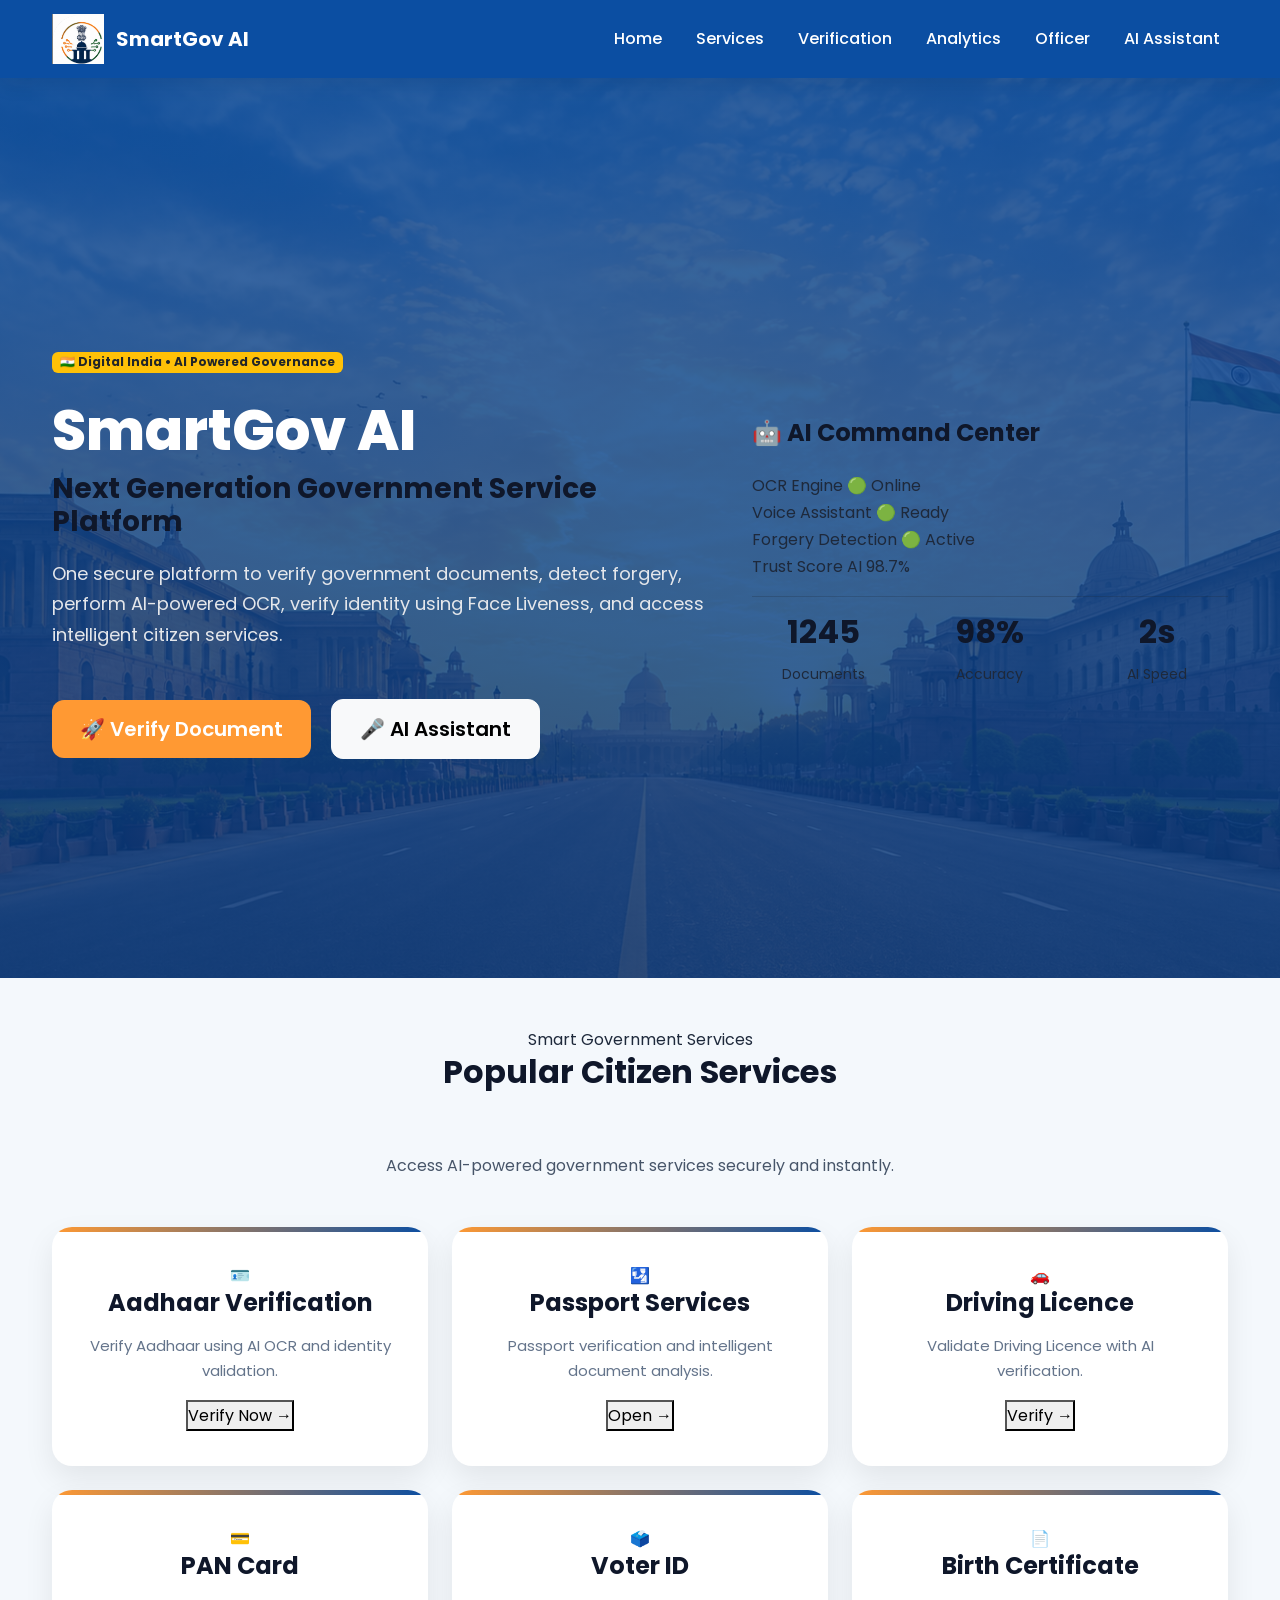
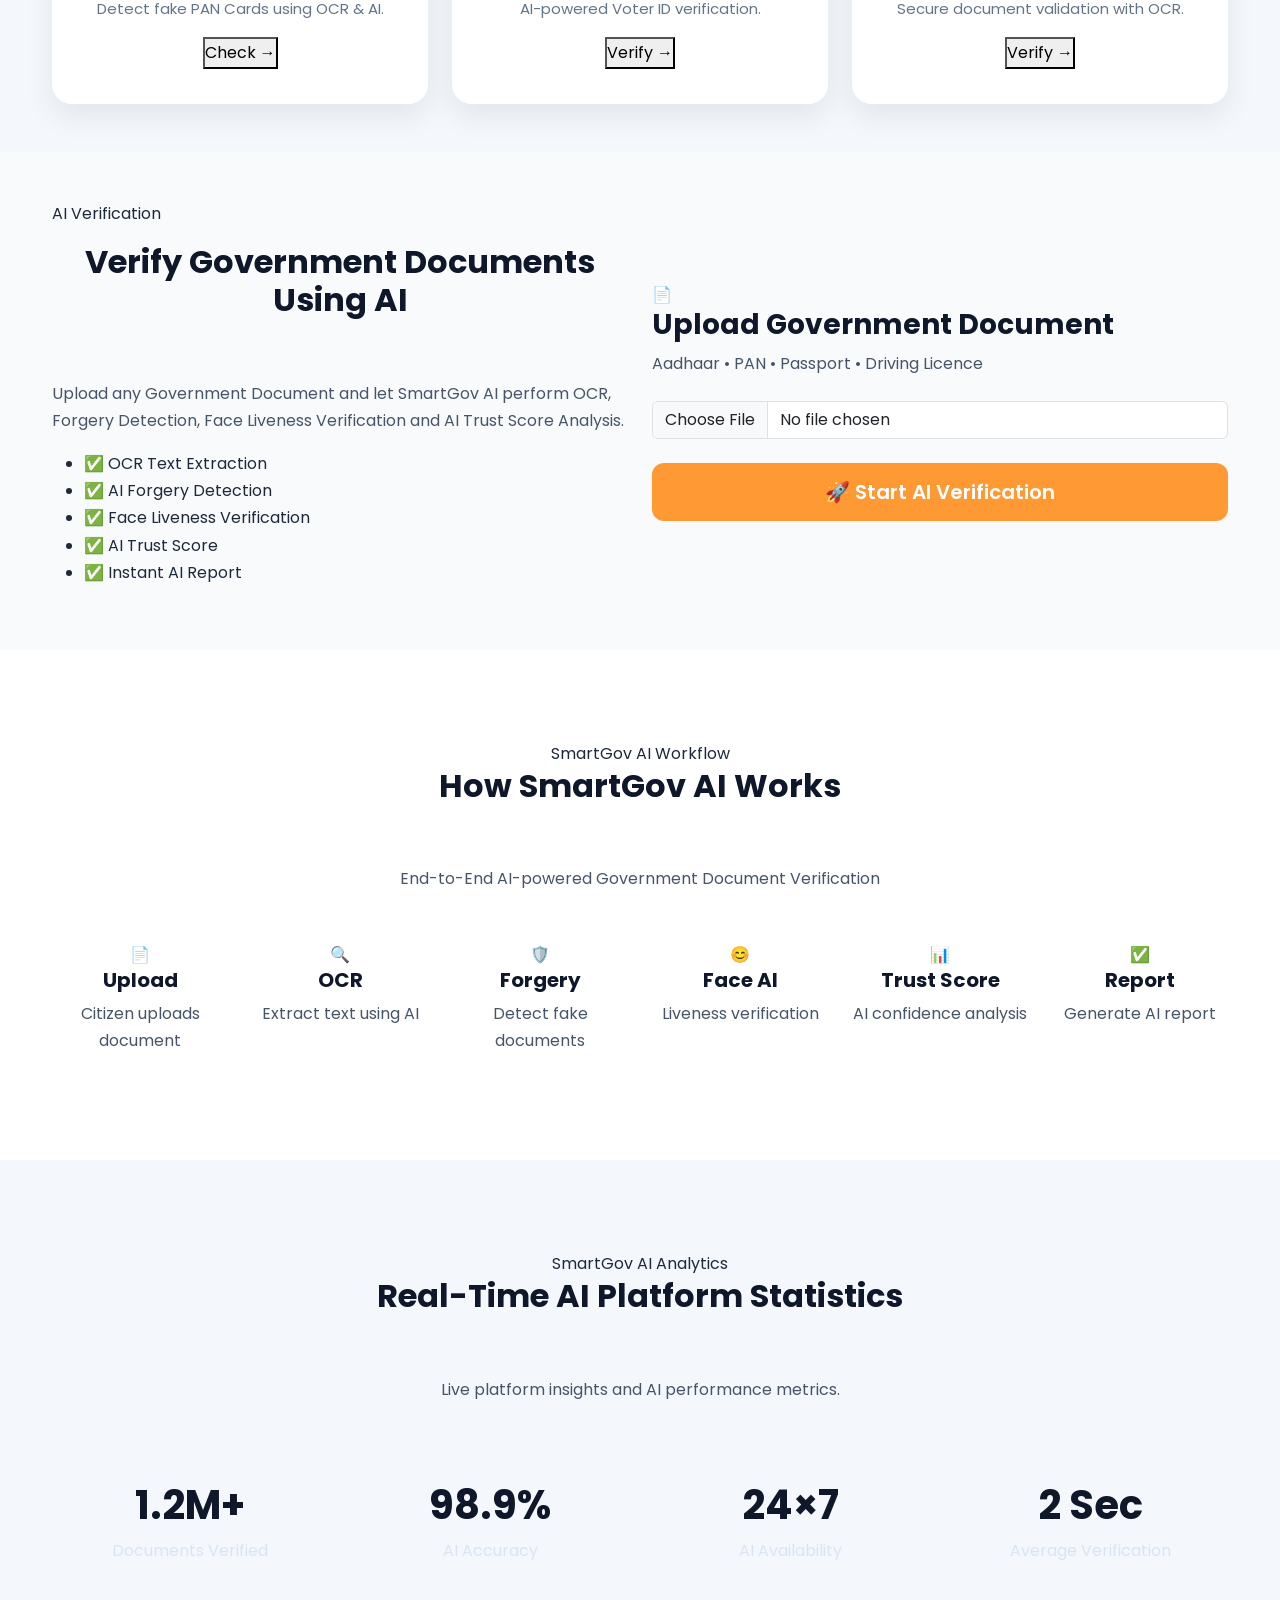
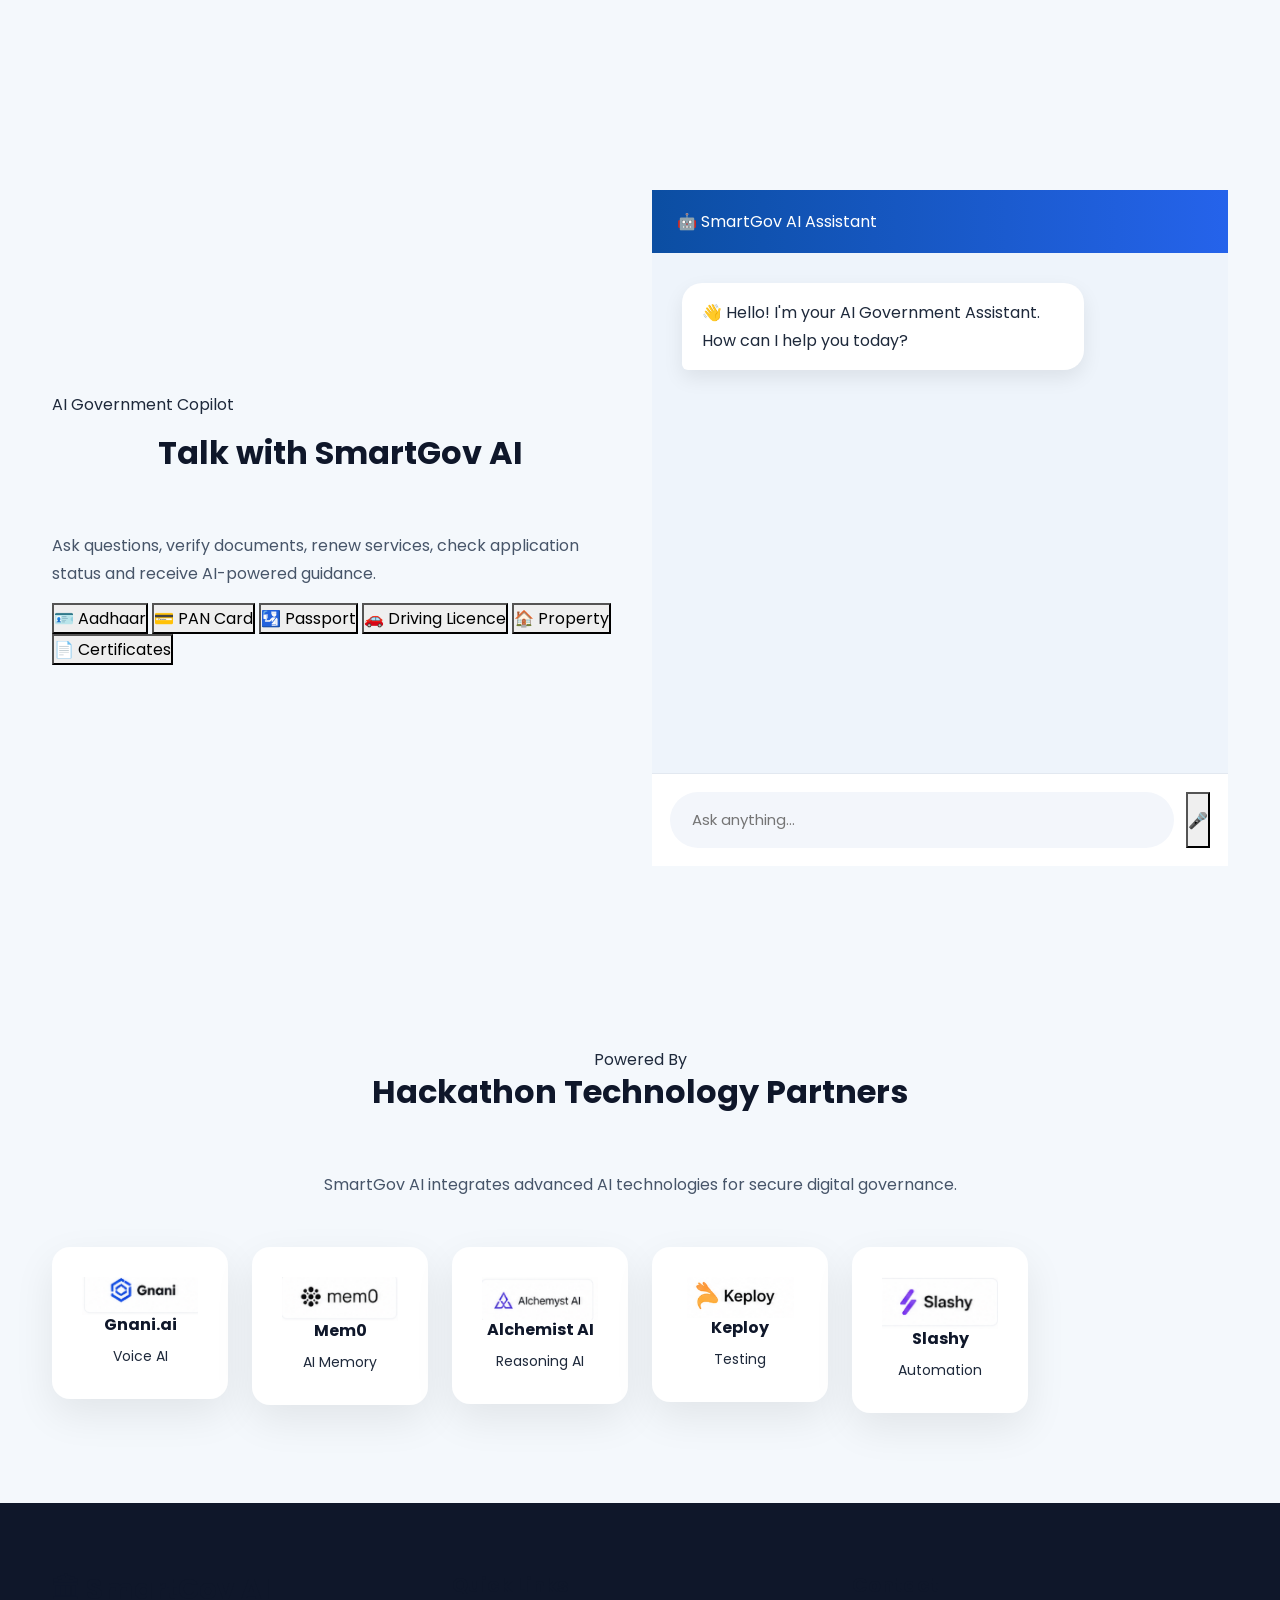
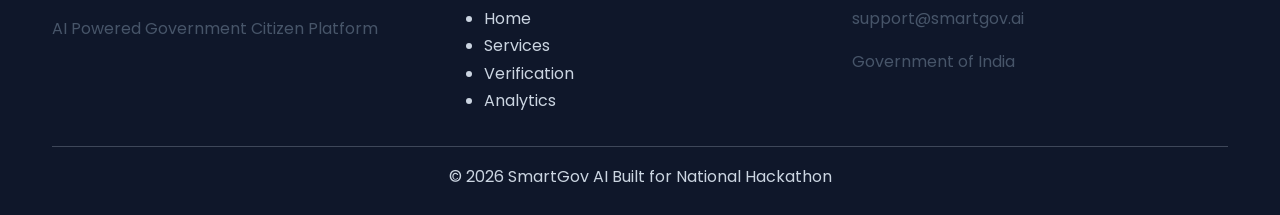
<file: frontend/index.html>
<!DOCTYPE html>
<html lang="en">

<head>

    <meta charset="UTF-8">

    <meta name="viewport"
          content="width=device-width, initial-scale=1.0">

    <title>SmartGov AI</title>

    <!-- Bootstrap -->

    <link href="https://cdn.jsdelivr.net/npm/bootstrap@5.3.3/dist/css/bootstrap.min.css"
          rel="stylesheet">

    <!-- Bootstrap Icons -->

    <link href="https://cdn.jsdelivr.net/npm/bootstrap-icons@1.11.3/font/bootstrap-icons.css"
          rel="stylesheet">

    <!-- Google Font -->

    <link href="https://fonts.googleapis.com/css2?family=Poppins:wght@300;400;500;600;700;800&display=swap"
          rel="stylesheet">

    <!-- CSS -->

    <link rel="stylesheet"
          href="assets/css/style.css">

</head>

<body>

    <!-- Navbar Starts -->

    <nav class="navbar navbar-expand-lg navbar-dark">

        <div class="container">

            <a class="navbar-brand fw-bold"
               href="#">

                <img src="assets/images/logo.png"
                     width="45">

                SmartGov AI

            </a>

            <button class="navbar-toggler"
                    data-bs-toggle="collapse"
                    data-bs-target="#menu">

                <span class="navbar-toggler-icon"></span>

            </button>

            <div class="collapse navbar-collapse"
                 id="menu">

                <ul class="navbar-nav ms-auto">

                    <li class="nav-item">
                        <a class="nav-link"
                           href="#">Home</a>
                    </li>

                    <li class="nav-item">
                        <a class="nav-link"
                           href="/services">Services</a>
                    </li>

                    <li class="nav-item">
                        <a class="nav-link"
                           href="/verification">Verification</a>
                    </li>

                    <li class="nav-item">
                        <a class="nav-link"
                           href="/analytics">Analytics</a>
                    </li>

                    <li class="nav-item">
                        <a class="nav-link"
                           href="/officer">Officer</a>
                    </li>

                    <li class="nav-item">
                        <a class="nav-link"
                           href="/assistant">AI Assistant</a>
                    </li>

                </ul>

            </div>

        </div>

    </nav>

    <!-- ================= HERO ================= -->

<section class="hero">

    <div class="container">

        <div class="row align-items-center">

            <!-- Left Side -->

            <div class="col-lg-7">

                <span class="badge bg-warning text-dark mb-4">

                    🇮🇳 Digital India • AI Powered Governance

                </span>

                <h1>
                    SmartGov AI
                </h1>

                <h3>
                    Next Generation Government Service Platform
                </h3>

                <p>

                    One secure platform to verify government documents,
                    detect forgery, perform AI-powered OCR,
                    verify identity using Face Liveness,
                    and access intelligent citizen services.

                </p>

                <div class="mt-5">

                    <a href="#verification"
                       class="btn btn-warning btn-lg me-3">

                        🚀 Verify Document

                    </a>

                    <a href="#assistant"
                       class="btn btn-light btn-lg">

                        🎤 AI Assistant

                    </a>

                </div>

            </div>

            <!-- Right Side -->

            <div class="col-lg-5">

                <div class="ai-card">

                    <h4 class="mb-4">

                        🤖 AI Command Center

                    </h4>

                    <div class="status">

                        <span>OCR Engine</span>

                        <span class="online">🟢 Online</span>

                    </div>

                    <div class="status">

                        <span>Voice Assistant</span>

                        <span class="online">🟢 Ready</span>

                    </div>

                    <div class="status">

                        <span>Forgery Detection</span>

                        <span class="online">🟢 Active</span>

                    </div>

                    <div class="status">

                        <span>Trust Score AI</span>

                        <span class="online">98.7%</span>

                    </div>

                    <hr>

                    <div class="row text-center">

                        <div class="col-4">

                            <h2>1245</h2>

                            <small>Documents</small>

                        </div>

                        <div class="col-4">

                            <h2>98%</h2>

                            <small>Accuracy</small>

                        </div>

                        <div class="col-4">

                            <h2>2s</h2>

                            <small>AI Speed</small>

                        </div>

                    </div>

                </div>

            </div>

        </div>

    </div>

</section>
<!-- ================= SERVICES ================= -->

<section class="services py-5" id="services">

    <div class="container">

        <div class="text-center mb-5">

            <span class="section-badge">
                Smart Government Services
            </span>

            <h2 class="section-title">

                Popular Citizen Services

            </h2>

            <p class="section-subtitle">

                Access AI-powered government services securely and instantly.

            </p>

        </div>

        <div class="row g-4">

            <!-- Card -->

            <div class="col-lg-4 col-md-6">

                <div class="service-card">

                    <div class="service-icon">
                        🪪
                    </div>

                    <h4>Aadhaar Verification</h4>

                    <p>

                        Verify Aadhaar using AI OCR and identity validation.

                    </p>

                    <button class="service-btn">

                        Verify Now →

                    </button>

                </div>

            </div>

            <!-- Card -->

            <div class="col-lg-4 col-md-6">

                <div class="service-card">

                    <div class="service-icon">

                        🛂

                    </div>

                    <h4>Passport Services</h4>

                    <p>

                        Passport verification and intelligent document analysis.

                    </p>

                    <button class="service-btn">

                        Open →

                    </button>

                </div>

            </div>

            <!-- Card -->

            <div class="col-lg-4 col-md-6">

                <div class="service-card">

                    <div class="service-icon">

                        🚗

                    </div>

                    <h4>Driving Licence</h4>

                    <p>

                        Validate Driving Licence with AI verification.

                    </p>

                    <button class="service-btn">

                        Verify →

                    </button>

                </div>

            </div>

            <!-- Card -->

            <div class="col-lg-4 col-md-6">

                <div class="service-card">

                    <div class="service-icon">

                        💳

                    </div>

                    <h4>PAN Card</h4>

                    <p>

                        Detect fake PAN Cards using OCR & AI.

                    </p>

                    <button class="service-btn">

                        Check →

                    </button>

                </div>

            </div>

            <!-- Card -->

            <div class="col-lg-4 col-md-6">

                <div class="service-card">

                    <div class="service-icon">

                        🗳️

                    </div>

                    <h4>Voter ID</h4>

                    <p>

                        AI-powered Voter ID verification.

                    </p>

                    <button class="service-btn">

                        Verify →

                    </button>

                </div>

            </div>

            <!-- Card -->

            <div class="col-lg-4 col-md-6">

                <div class="service-card">

                    <div class="service-icon">

                        📄

                    </div>

                    <h4>Birth Certificate</h4>

                    <p>

                        Secure document validation with OCR.

                    </p>

                    <button class="service-btn">

                        Verify →

                    </button>

                </div>

            </div>

        </div>

    </div>

</section>
<!-- ================= VERIFICATION ================= -->

<section class="verification py-5" id="verification">

    <div class="container">

        <div class="row align-items-center">

            <!-- Left -->

            <div class="col-lg-6">

                <span class="section-badge">

                    AI Verification

                </span>

                <h2 class="section-title mt-3">

                    Verify Government Documents Using AI

                </h2>

                <p class="section-subtitle">

                    Upload any Government Document and let SmartGov AI
                    perform OCR, Forgery Detection,
                    Face Liveness Verification and
                    AI Trust Score Analysis.

                </p>

                <ul class="verify-list">

                    <li>✅ OCR Text Extraction</li>

                    <li>✅ AI Forgery Detection</li>

                    <li>✅ Face Liveness Verification</li>

                    <li>✅ AI Trust Score</li>

                    <li>✅ Instant AI Report</li>

                </ul>

            </div>

            <!-- Right -->

            <div class="col-lg-6">

                <div class="upload-card">

                    <div class="upload-icon">

                        📄

                    </div>

                    <h3>

                        Upload Government Document

                    </h3>

                    <p>

                        Aadhaar • PAN • Passport • Driving Licence

                    </p>

                    <input
                        type="file"
                        class="form-control mt-4">

                    <button
                        class="btn btn-warning btn-lg w-100 mt-4">

                        🚀 Start AI Verification

                    </button>

                </div>

            </div>

        </div>

    </div>

</section>
<!-- ================= AI WORKFLOW ================= -->

<section class="workflow">

    <div class="container">

        <div class="text-center mb-5">

            <span class="section-badge">

                SmartGov AI Workflow

            </span>

            <h2 class="section-title">

                How SmartGov AI Works

            </h2>

            <p class="section-subtitle">

                End-to-End AI-powered Government Document Verification

            </p>

        </div>

        <div class="row text-center">

            <div class="col-lg-2 col-md-4 col-6">

                <div class="workflow-card">

                    <div class="workflow-icon">📄</div>

                    <h5>Upload</h5>

                    <p>Citizen uploads document</p>

                </div>

            </div>

            <div class="col-lg-2 col-md-4 col-6">

                <div class="workflow-card">

                    <div class="workflow-icon">🔍</div>

                    <h5>OCR</h5>

                    <p>Extract text using AI</p>

                </div>

            </div>

            <div class="col-lg-2 col-md-4 col-6">

                <div class="workflow-card">

                    <div class="workflow-icon">🛡️</div>

                    <h5>Forgery</h5>

                    <p>Detect fake documents</p>

                </div>

            </div>

            <div class="col-lg-2 col-md-4 col-6">

                <div class="workflow-card">

                    <div class="workflow-icon">😊</div>

                    <h5>Face AI</h5>

                    <p>Liveness verification</p>

                </div>

            </div>

            <div class="col-lg-2 col-md-4 col-6">

                <div class="workflow-card">

                    <div class="workflow-icon">📊</div>

                    <h5>Trust Score</h5>

                    <p>AI confidence analysis</p>

                </div>

            </div>

            <div class="col-lg-2 col-md-4 col-6">

                <div class="workflow-card">

                    <div class="workflow-icon">✅</div>

                    <h5>Report</h5>

                    <p>Generate AI report</p>

                </div>

            </div>

        </div>

    </div>

</section>
<!-- ================= LIVE STATS ================= -->

<section class="stats-section">

    <div class="container">

        <div class="text-center mb-5">

            <span class="section-badge">

                SmartGov AI Analytics

            </span>

            <h2 class="section-title">

                Real-Time AI Platform Statistics

            </h2>

            <p class="section-subtitle">

                Live platform insights and AI performance metrics.

            </p>

        </div>

        <div class="row g-4">

            <div class="col-lg-3 col-md-6">

                <div class="stat-card">

                    <h1>1.2M+</h1>

                    <p>Documents Verified</p>

                </div>

            </div>

            <div class="col-lg-3 col-md-6">

                <div class="stat-card">

                    <h1>98.9%</h1>

                    <p>AI Accuracy</p>

                </div>

            </div>

            <div class="col-lg-3 col-md-6">

                <div class="stat-card">

                    <h1>24×7</h1>

                    <p>AI Availability</p>

                </div>

            </div>

            <div class="col-lg-3 col-md-6">

                <div class="stat-card">

                    <h1>2 Sec</h1>

                    <p>Average Verification</p>

                </div>

            </div>

        </div>

    </div>

</section>
<!-- ================= AI ASSISTANT ================= -->

<section class="assistant" id="assistant">

    <div class="container">

        <div class="row align-items-center">

            <!-- Left -->

            <div class="col-lg-6">

                <span class="section-badge">

                    AI Government Copilot

                </span>

                <h2 class="section-title mt-3">

                    Talk with SmartGov AI

                </h2>

                <p class="section-subtitle">

                    Ask questions, verify documents, renew services,
                    check application status and receive AI-powered guidance.

                </p>

                <div class="quick-actions">

                    <button>🪪 Aadhaar</button>

                    <button>💳 PAN Card</button>

                    <button>🛂 Passport</button>

                    <button>🚗 Driving Licence</button>

                    <button>🏠 Property</button>

                    <button>📄 Certificates</button>

                </div>

            </div>

            <!-- Right -->

            <div class="col-lg-6">

                <div class="chat-box">

                    <div class="chat-header">

                        🤖 SmartGov AI Assistant

                    </div>

                    <div class="chat-body">

                        <div class="bot-message">

                            👋 Hello! I'm your AI Government Assistant.
                            How can I help you today?

                        </div>

                    </div>

                    <div class="chat-input">

                        <input
                            type="text"
                            placeholder="Ask anything...">

                        <button>

                            🎤

                        </button>

                    </div>

                </div>

            </div>

        </div>

    </div>

</section>
<!-- ================= PARTNERS ================= -->

<section class="partners">

    <div class="container">

        <div class="text-center">

            <span class="section-badge">

                Powered By

            </span>

            <h2 class="section-title">

                Hackathon Technology Partners

            </h2>

            <p class="section-subtitle">

                SmartGov AI integrates advanced AI technologies for secure digital governance.

            </p>

        </div>

        <div class="row g-4 mt-4">

            <div class="col-lg-2 col-md-4 col-6">
                <div class="partner-card">
                    <img src="assets/images/gnani.png" class="img-fluid">
                    <h6>Gnani.ai</h6>
                    <small>Voice AI</small>
                </div>
            </div>

            <div class="col-lg-2 col-md-4 col-6">
                <div class="partner-card">
                    <img src="assets/images/mem0.png" class="img-fluid">
                    <h6>Mem0</h6>
                    <small>AI Memory</small>
                </div>
            </div>

            <div class="col-lg-2 col-md-4 col-6">
                <div class="partner-card">
                    <img src="assets/images/alchemist.png" class="img-fluid">
                    <h6>Alchemist AI</h6>
                    <small>Reasoning AI</small>
                </div>
            </div>

            <div class="col-lg-2 col-md-4 col-6">
                <div class="partner-card">
                    <img src="assets/images/keploy.png" class="img-fluid">
                    <h6>Keploy</h6>
                    <small>Testing</small>
                </div>
            </div>

            <div class="col-lg-2 col-md-4 col-6">
                <div class="partner-card">
                    <img src="assets/images/slashy.png" class="img-fluid">
                    <h6>Slashy</h6>
                    <small>Automation</small>
                </div>
            </div>

        </div>

    </div>

</section>
<footer>

<div class="container">

<div class="row">

<div class="col-lg-4">

<h3>

🏛 SmartGov AI

</h3>

<p>

AI Powered Government Citizen Platform

</p>

</div>

<div class="col-lg-4">

<h5>

Quick Links

</h5>

<ul>

<li>Home</li>

<li>Services</li>

<li>Verification</li>

<li>Analytics</li>

</ul>

</div>

<div class="col-lg-4">

<h5>

Contact

</h5>

<p>

support@smartgov.ai

</p>

<p>

Government of India

</p>

</div>

</div>

<hr>

<div class="text-center">

© 2026 SmartGov AI

Built for National Hackathon

</div>

</div>

</footer>
    <!-- Bootstrap -->

    <script src="https://cdn.jsdelivr.net/npm/bootstrap@5.3.3/dist/js/bootstrap.bundle.min.js"></script>

    <!-- JS -->

    <script src="assets/js/app.js"></script>

</body>

</html>
</file>
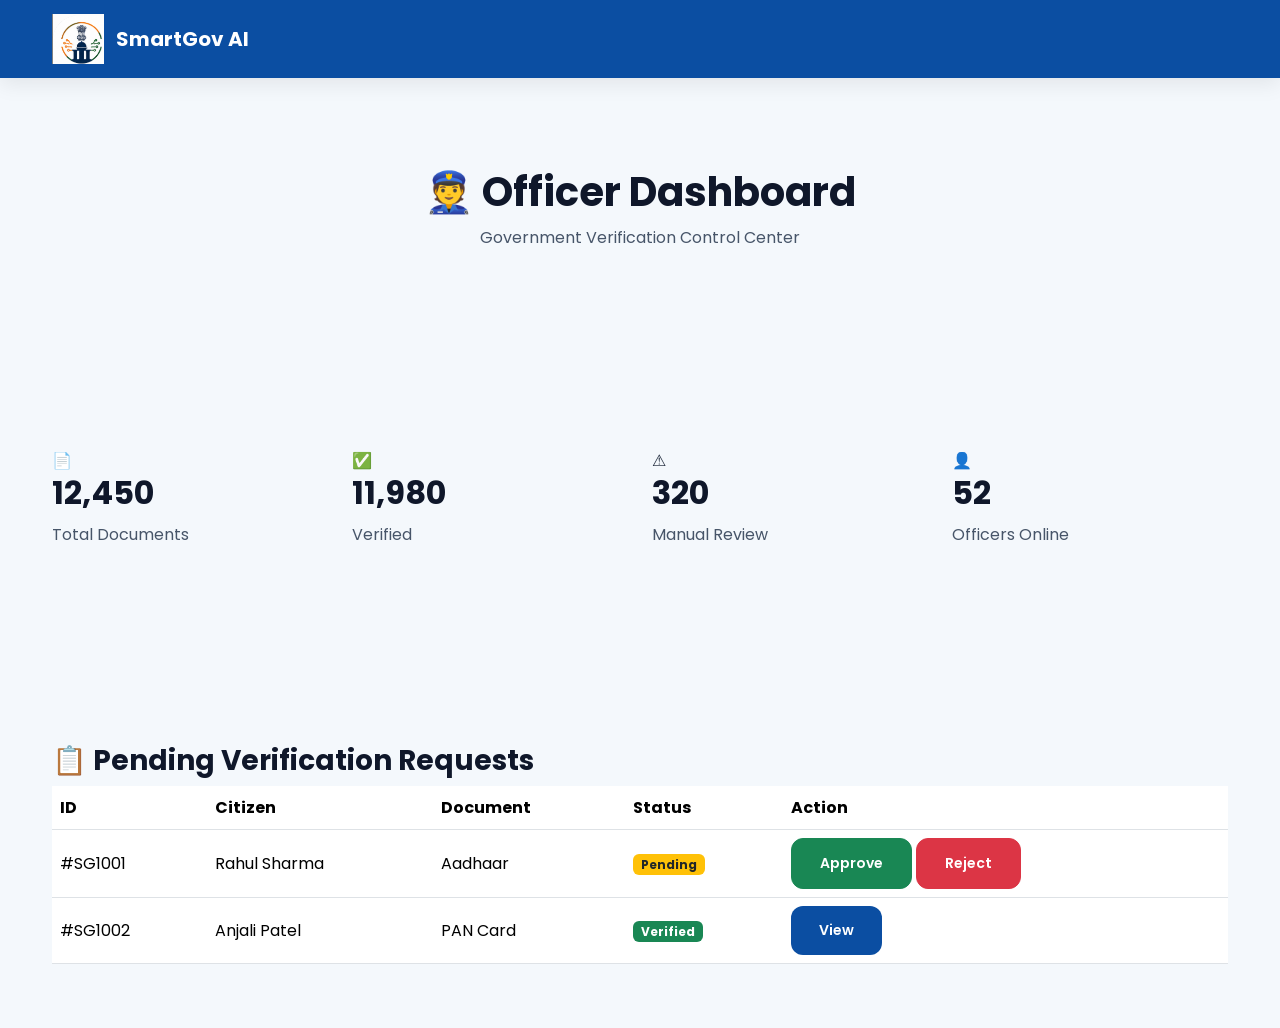
<file: frontend/officer.html>
<!DOCTYPE html>
<html lang="en">

<head>

<meta charset="UTF-8">
<meta name="viewport" content="width=device-width, initial-scale=1.0">

<title>SmartGov AI | Officer Dashboard</title>

<link href="https://cdn.jsdelivr.net/npm/bootstrap@5.3.3/dist/css/bootstrap.min.css" rel="stylesheet">
<link href="https://cdn.jsdelivr.net/npm/bootstrap-icons@1.11.3/font/bootstrap-icons.css" rel="stylesheet">

<link rel="stylesheet" href="assets/css/style.css">

</head>

<body>

<!-- Navbar -->

<nav class="navbar navbar-expand-lg navbar-dark">

<div class="container">

<a class="navbar-brand fw-bold" href="index.html">

<img src="assets/images/logo.png" width="40">

SmartGov AI

</a>

</div>

</nav>

<!-- Hero -->

<section class="analytics-hero">

<div class="container text-center">

<h1>

👮 Officer Dashboard

</h1>

<p>

Government Verification Control Center

</p>

</div>

</section>

<section class="analytics-section">

<div class="container">

<div class="row g-4">

<div class="col-lg-3">

<div class="analytics-card blue">

<div class="icon">📄</div>

<h2>12,450</h2>

<p>Total Documents</p>

</div>

</div>

<div class="col-lg-3">

<div class="analytics-card green">

<div class="icon">✅</div>

<h2>11,980</h2>

<p>Verified</p>

</div>

</div>

<div class="col-lg-3">

<div class="analytics-card orange">

<div class="icon">⚠</div>

<h2>320</h2>

<p>Manual Review</p>

</div>

</div>

<div class="col-lg-3">

<div class="analytics-card purple">

<div class="icon">👤</div>

<h2>52</h2>

<p>Officers Online</p>

</div>

</div>

</div>

</div>

</section>

<section class="pb-5">

<div class="container">

<div class="chart-card">

<h3>

📋 Pending Verification Requests

</h3>

<div class="table-responsive">

<table class="table align-middle">

<thead>

<tr>

<th>ID</th>

<th>Citizen</th>

<th>Document</th>

<th>Status</th>

<th>Action</th>

</tr>

</thead>

<tbody>

<tr>

<td>#SG1001</td>

<td>Rahul Sharma</td>

<td>Aadhaar</td>

<td><span class="badge bg-warning text-dark">Pending</span></td>

<td>

<button class="btn btn-success btn-sm">

Approve

</button>

<button class="btn btn-danger btn-sm">

Reject

</button>

</td>

</tr>

<tr>

<td>#SG1002</td>

<td>Anjali Patel</td>

<td>PAN Card</td>

<td><span class="badge bg-success">Verified</span></td>

<td>

<button class="btn btn-primary btn-sm">

View

</button>

</td>

</tr>

</tbody>

</table>

</div>

</div>

</div>

</section>

</body>

</html>
</file>
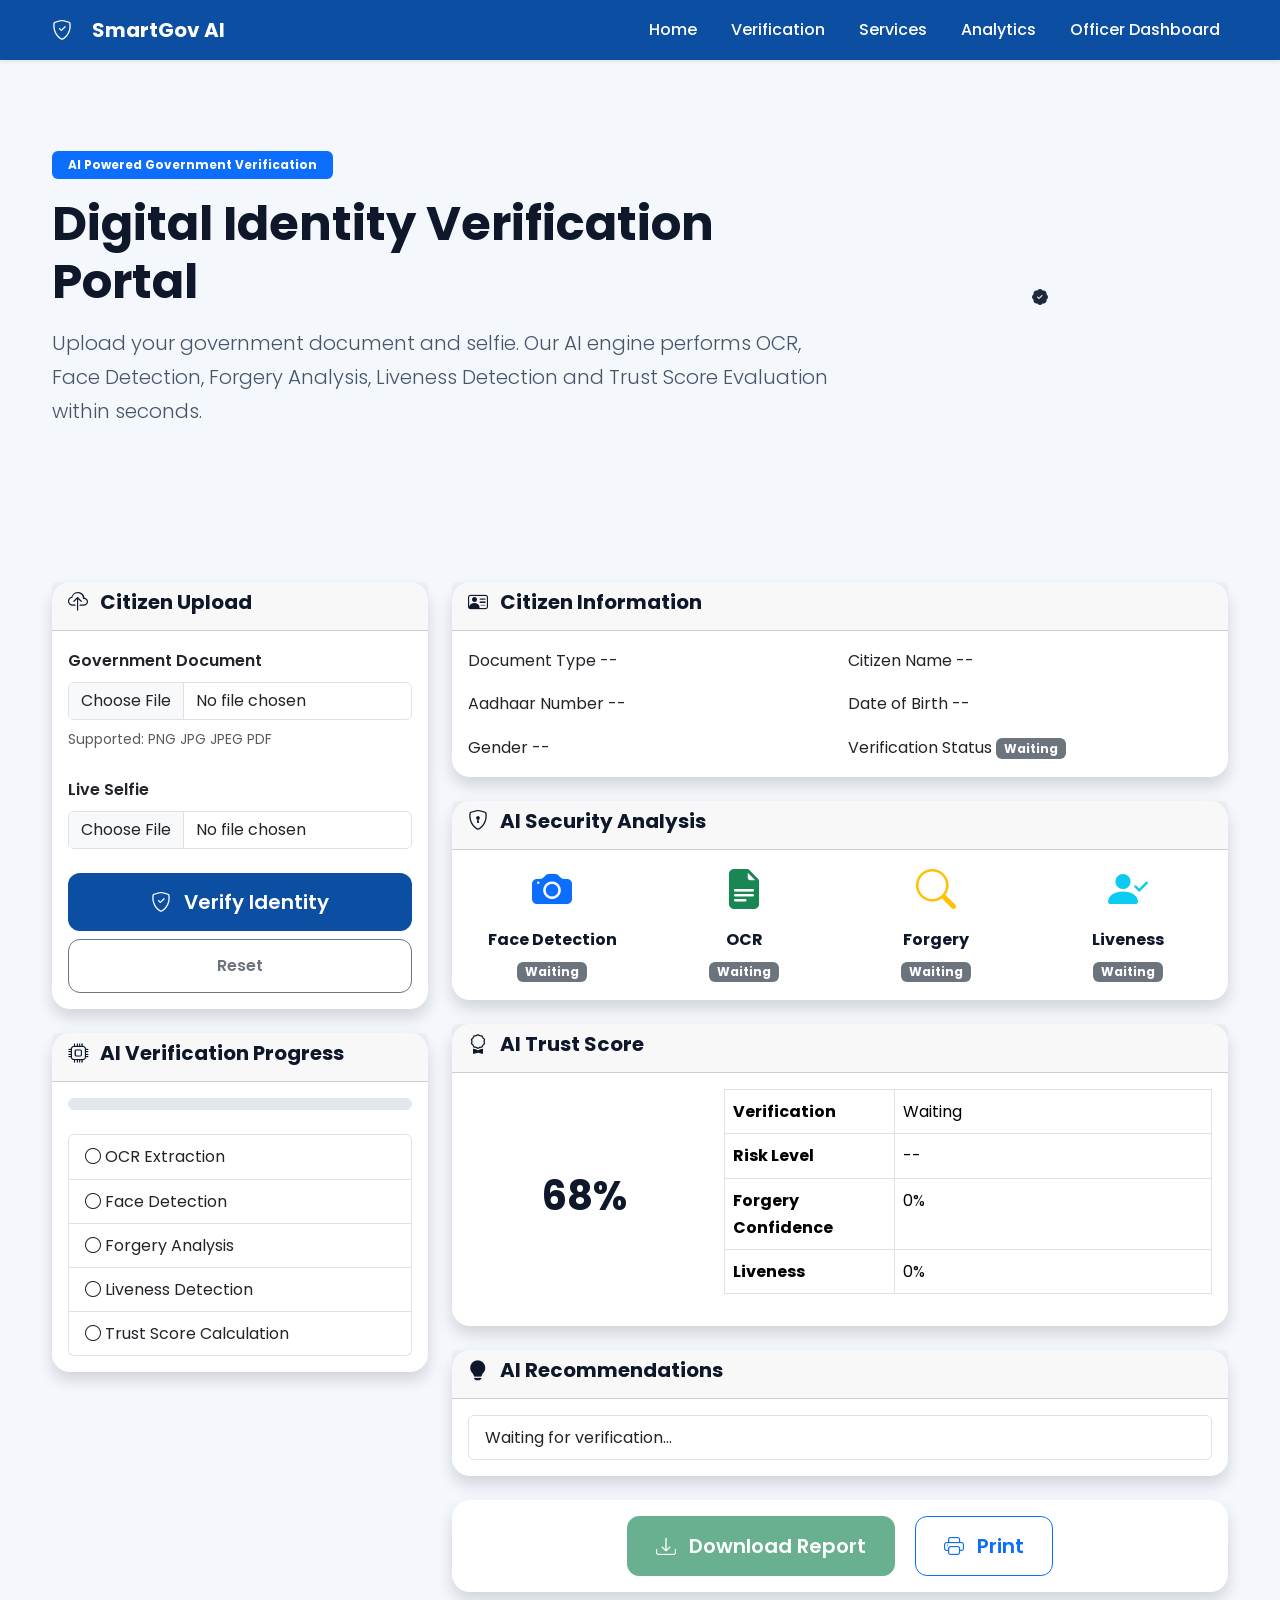
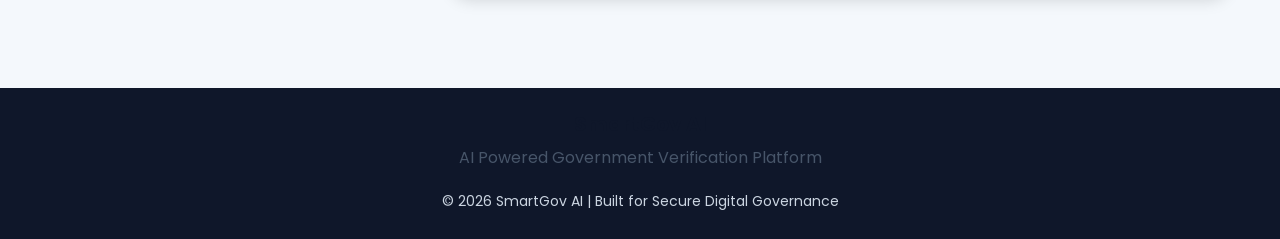
<file: frontend/verification.html>
<!DOCTYPE html>
<html lang="en">

<head>
    <meta charset="UTF-8">
    <meta name="viewport" content="width=device-width, initial-scale=1.0">

    <title>SmartGov AI | Government Verification Portal</title>

    <!-- Bootstrap -->
    <link href="https://cdn.jsdelivr.net/npm/bootstrap@5.3.3/dist/css/bootstrap.min.css" rel="stylesheet">

    <!-- Bootstrap Icons -->
    <link rel="stylesheet"
        href="https://cdn.jsdelivr.net/npm/bootstrap-icons@1.11.3/font/bootstrap-icons.min.css">

    <!-- Font Awesome -->
    <link rel="stylesheet"
        href="https://cdnjs.cloudflare.com/ajax/libs/font-awesome/6.5.2/css/all.min.css">

    <!-- CSS -->
    <link rel="stylesheet" href="assets/css/style.css">

</head>

<body>

<!-- ================= NAVBAR ================= -->

<nav class="navbar navbar-expand-lg navbar-dark shadow-sm sticky-top gov-navbar">

    <div class="container">

        <a class="navbar-brand fw-bold" href="index.html">

            <i class="bi bi-shield-check me-2"></i>

            SmartGov AI

        </a>

        <button class="navbar-toggler"
            data-bs-toggle="collapse"
            data-bs-target="#navbar">

            <span class="navbar-toggler-icon"></span>

        </button>

        <div class="collapse navbar-collapse" id="navbar">

            <ul class="navbar-nav ms-auto">

                <li class="nav-item">
                    <a class="nav-link" href="index.html">
                        Home
                    </a>
                </li>

                <li class="nav-item">
                    <a class="nav-link active" href="#">
                        Verification
                    </a>
                </li>

                <li class="nav-item">
                    <a class="nav-link" href="services.html">
                        Services
                    </a>
                </li>

                <li class="nav-item">
                    <a class="nav-link" href="analytics.html">
                        Analytics
                    </a>
                </li>

                <li class="nav-item">
                    <a class="nav-link" href="officer.html">
                        Officer Dashboard
                    </a>
                </li>

            </ul>

        </div>

    </div>

</nav>

<!-- ================= HERO ================= -->

<section class="hero-section">

<div class="container">

<div class="row align-items-center">

<div class="col-lg-8">

<span class="badge bg-primary mb-3 px-3 py-2">

AI Powered Government Verification

</span>

<h1 class="display-5 fw-bold">

Digital Identity Verification Portal

</h1>

<p class="lead mt-3">

Upload your government document and selfie.

Our AI engine performs OCR, Face Detection,

Forgery Analysis, Liveness Detection and

Trust Score Evaluation within seconds.

</p>

</div>

<div class="col-lg-4 text-center">

<i class="bi bi-patch-check-fill hero-icon"></i>

</div>

</div>

</div>

</section>

<!-- ================= MAIN ================= -->

<section class="py-5">

<div class="container">

<div class="row g-4">

<!-- LEFT SIDE -->

<div class="col-lg-4">

<div class="card shadow border-0 upload-card">

<div class="card-header">

<h5>

<i class="bi bi-cloud-upload me-2"></i>

Citizen Upload

</h5>

</div>

<div class="card-body">

<form id="verificationForm">

<div class="mb-4">

<label class="form-label fw-semibold">

Government Document

</label>

<input

type="file"

class="form-control"

id="document"

accept="image/*,.pdf"

required>

<div class="small text-muted mt-2">

Supported:

PNG JPG JPEG PDF

</div>

</div>

<div class="mb-4">

<label class="form-label fw-semibold">

Live Selfie

</label>

<input

type="file"

class="form-control"

id="selfie"

accept="image/*"

required>

</div>

<div class="d-grid gap-2">

<button

type="submit"

class="btn btn-primary btn-lg"

id="verifyBtn">

<i class="bi bi-shield-check me-2"></i>

Verify Identity

</button>

<button

type="button"

class="btn btn-outline-secondary"

id="resetBtn">

Reset

</button>

</div>

</form>

</div>

</div>

<!-- Verification Progress -->

<div class="card shadow border-0 mt-4">

<div class="card-header">

<h5>

<i class="bi bi-cpu me-2"></i>

AI Verification Progress

</h5>

</div>

<div class="card-body">

<div class="progress mb-4">

<div

id="progressBar"

class="progress-bar progress-bar-striped progress-bar-animated"

style="width:0%">

0%

</div>

</div>

<ul class="list-group verification-steps">

<li class="list-group-item">

<i class="bi bi-circle step-icon"></i>

OCR Extraction

</li>

<li class="list-group-item">

<i class="bi bi-circle step-icon"></i>

Face Detection

</li>

<li class="list-group-item">

<i class="bi bi-circle step-icon"></i>

Forgery Analysis

</li>

<li class="list-group-item">

<i class="bi bi-circle step-icon"></i>

Liveness Detection

</li>

<li class="list-group-item">

<i class="bi bi-circle step-icon"></i>

Trust Score Calculation

</li>

</ul>

</div>

</div>

</div>

<!-- RIGHT SIDE -->

<div class="col-lg-8">

<!-- Citizen Information -->

<div class="card shadow border-0 mb-4">

<div class="card-header">

<h5>

<i class="bi bi-person-vcard me-2"></i>

Citizen Information

</h5>

</div>

<div class="card-body">

<div class="row g-3">

<div class="col-md-6">

<label class="info-label">

Document Type

</label>

<span id="documentType">--</span>

</div>

<div class="col-md-6">

<label class="info-label">

Citizen Name

</label>

<span id="citizenName">

--

</span>

</div>

<div class="col-md-6">

<label class="info-label">

Aadhaar Number

</label>

<span id="aadhaar">

--

</span>

</div>

<div class="col-md-6">

<label class="info-label">

Date of Birth

</label>

<span id="dob">

--

</span>

</div>

<div class="col-md-6">

<label class="info-label">

Gender

</label>

<span id="gender">

--

</span>

</div>

<div class="col-md-6">

<label class="info-label">

Verification Status

</label>

<span

id="verificationStatus"

class="badge bg-secondary">

Waiting

</span>

</div>

</div>

</div>

</div>
<!-- ================= AI SECURITY ANALYSIS ================= -->

<div class="card shadow border-0 mb-4">

    <div class="card-header">

        <h5>

            <i class="bi bi-shield-lock me-2"></i>

            AI Security Analysis

        </h5>

    </div>

    <div class="card-body">

        <div class="row text-center g-4">

            <div class="col-md-3">

                <div class="analysis-box">

                    <i class="bi bi-camera-fill display-6 text-primary"></i>

                    <h6 class="mt-3">Face Detection</h6>

                    <span id="faceStatus" class="badge bg-secondary">

                        Waiting

                    </span>

                </div>

            </div>

            <div class="col-md-3">

                <div class="analysis-box">

                    <i class="bi bi-file-earmark-text-fill display-6 text-success"></i>

                    <h6 class="mt-3">OCR</h6>

                    <span id="ocrStatus" class="badge bg-secondary">

                        Waiting

                    </span>

                </div>

            </div>

            <div class="col-md-3">

                <div class="analysis-box">

                    <i class="bi bi-search display-6 text-warning"></i>

                    <h6 class="mt-3">Forgery</h6>

                    <span id="forgeryStatus" class="badge bg-secondary">

                        Waiting

                    </span>

                </div>

            </div>

            <div class="col-md-3">

                <div class="analysis-box">

                    <i class="bi bi-person-check-fill display-6 text-info"></i>

                    <h6 class="mt-3">Liveness</h6>

                    <span id="livenessStatus" class="badge bg-secondary">

                        Waiting

                    </span>

                </div>

            </div>

        </div>

    </div>

</div>

<!-- ================= TRUST SCORE ================= -->

<div class="card shadow border-0 mb-4">

    <div class="card-header">

        <h5>

            <i class="bi bi-award me-2"></i>

            AI Trust Score

        </h5>

    </div>

    <div class="card-body">

        <div class="row align-items-center">

            <div class="col-md-4 text-center">

                <div class="trust-circle">

                    <h1 id="trustScore">

                        0%

                    </h1>

                </div>

            </div>

            <div class="col-md-8">

                <table class="table table-bordered">

                    <tbody>

                        <tr>

                            <th width="35%">Verification</th>

                            <td id="trustStatus">Waiting</td>

                        </tr>

                        <tr>

                            <th>Risk Level</th>

                            <td id="riskLevel">--</td>

                        </tr>

                        <tr>

                            <th>Forgery Confidence</th>

                            <td id="forgeryConfidence">0%</td>

                        </tr>

                        <tr>

                            <th>Liveness</th>

                            <td id="livenessConfidence">0%</td>

                        </tr>

                    </tbody>

                </table>

            </div>

        </div>

    </div>

</div>

<!-- ================= AI RECOMMENDATIONS ================= -->

<div class="card shadow border-0 mb-4">

    <div class="card-header">

        <h5>

            <i class="bi bi-lightbulb-fill me-2"></i>

            AI Recommendations

        </h5>

    </div>

    <div class="card-body">

        <ul id="recommendationList" class="list-group">

            <li class="list-group-item">

                Waiting for verification...

            </li>

        </ul>

    </div>

</div>

<!-- ================= ACTION BUTTONS ================= -->

<div class="card shadow border-0">

    <div class="card-body text-center">

        <button

            class="btn btn-success btn-lg me-3"

            id="downloadBtn"

            disabled>

            <i class="bi bi-download me-2"></i>

            Download Report

        </button>

        <button

            class="btn btn-outline-primary btn-lg"

            onclick="window.print()">

            <i class="bi bi-printer me-2"></i>

            Print

        </button>

    </div>

</div>

</div>

</div>

</div>

</section>

<!-- ================= LOADING MODAL ================= -->

<div class="modal fade"

     id="loadingModal"

     data-bs-backdrop="static"

     data-bs-keyboard="false"

     tabindex="-1">

    <div class="modal-dialog modal-dialog-centered">

        <div class="modal-content text-center p-5">

            <div class="spinner-border text-primary mb-4"

                 style="width:4rem;height:4rem;">

            </div>

            <h4>

                AI Verification In Progress

            </h4>

            <p class="text-muted">

                Please wait while SmartGov AI analyses the uploaded files...

            </p>

        </div>

    </div>

</div>

<!-- ================= FOOTER ================= -->

<footer class="footer py-4 mt-5">

    <div class="container text-center">

        <h5>

            SmartGov AI

        </h5>

        <p>

            AI Powered Government Verification Platform

        </p>

        <small>

            © 2026 SmartGov AI | Built for Secure Digital Governance

        </small>

    </div>

</footer>

<!-- Bootstrap JS -->

<script src="https://cdn.jsdelivr.net/npm/bootstrap@5.3.3/dist/js/bootstrap.bundle.min.js"></script>

<!-- Main JS -->

<script src="assets/js/app.js"></script>
<script src="assets/js/verification.js"></script>

</body>

</html>
</file>
<file: frontend/assets/css/style.css>
/*====================================================
    SMARTGOV AI
    Final Production CSS
======================================================*/

/*==============================
        GOOGLE FONT
===============================*/

@import url('https://fonts.googleapis.com/css2?family=Poppins:wght@300;400;500;600;700;800&display=swap');

/*==============================
        ROOT VARIABLES
===============================*/

:root{

    --primary:#0B4EA2;
    --primary-dark:#083B82;
    --secondary:#FF9933;
    --success:#16A34A;
    --danger:#DC2626;
    --warning:#FFC107;

    --white:#ffffff;
    --light:#F8FAFC;
    --gray:#64748B;
    --dark:#0F172A;

    --shadow:0 15px 40px rgba(0,0,0,.08);

    --radius:18px;

    --transition:.35s ease;

}

/*==============================
        RESET
===============================*/

*{

    margin:0;
    padding:0;
    box-sizing:border-box;

}

html{

    scroll-behavior:smooth;

}

body{

    font-family:'Poppins',sans-serif;

    background:#F4F8FC;

    color:#1E293B;

    overflow-x:hidden;

    line-height:1.7;

}

/*==============================
        SCROLLBAR
===============================*/

::-webkit-scrollbar{

    width:10px;

}

::-webkit-scrollbar-track{

    background:#E2E8F0;

}

::-webkit-scrollbar-thumb{

    background:var(--primary);

    border-radius:20px;

}

::-webkit-scrollbar-thumb:hover{

    background:var(--primary-dark);

}

/*==============================
        SELECTION
===============================*/

::selection{

    background:var(--primary);

    color:white;

}

/*==============================
        IMAGES
===============================*/

img{

    max-width:100%;

    display:block;

}

/*==============================
        LINKS
===============================*/

a{

    text-decoration:none;

    transition:var(--transition);

}

a:hover{

    text-decoration:none;

}

/*==============================
        HEADINGS
===============================*/

h1,h2,h3,h4,h5,h6{

    color:var(--dark);

    font-weight:700;

}

p{

    color:#475569;

}

/*==============================
        SECTION
===============================*/

section{

    padding:90px 0;

    position:relative;

}

/*==============================
        CONTAINER
===============================*/

.container{

    max-width:1200px;

}

/*==============================
        NAVBAR
===============================*/

.navbar{

    background:var(--primary);

    padding:8px 0;

    transition:.35s;

    box-shadow:0 6px 20px rgba(0,0,0,.08);

    z-index:999;

}

.navbar.scrolled{

    background:var(--primary-dark);

    padding:5px 0;

    box-shadow:0 10px 25px rgba(0,0,0,.15);

}

.navbar-brand{

    display:flex;

    align-items:center;

    gap:12px;

}

.navbar-brand img{

    width:52px;

    height:52px;

    object-fit:contain;

}

.logo-text h2{

    color:white;

    font-size:11px;

    margin:0;

}

.logo-text p{

    color:#D9E7FF;

    margin:0;

    font-size:11px;

}

.nav-link{

    color:white !important;

    font-weight:500;

    margin-left:18px;

    transition:.3s;

}

.nav-link:hover{

    color:#FFD54F !important;

}

.nav-link.active{

    color:#FFD54F !important;

}

/*==============================
        HERO
===============================*/

.hero{

    position: relative;

    min-height: 100vh;

    display: flex;

    align-items: center;

    overflow: hidden;

    padding: 130px 0 80px;

    background:
    linear-gradient(
        rgba(11,78,162,.82),
        rgba(8,59,130,.82)
    ),
    url("../images/hero-bg.png");

    background-repeat: no-repeat;

    background-size: cover;

    background-position: center center;

}

.hero h1{

    color:white;

    font-size:56px;

    font-weight:800;

    line-height:1.2;

}

.hero p{

    color:#E5E7EB;

    font-size:18px;

    margin-top:20px;

    margin-bottom:35px;

}

.hero img{

    border-radius:20px;

    box-shadow:var(--shadow);

}

/*==============================
        BUTTONS
===============================*/

.btn{

    border-radius:12px;

    padding:14px 28px;

    font-weight:600;

    transition:.35s;

    position:relative;

    overflow:hidden;

}

.btn-primary{

    background:var(--primary);

    border:none;

}

.btn-primary:hover{

    background:var(--primary-dark);

}

.btn-warning{

    background:var(--secondary);

    border:none;

    color:white;

}

.btn-warning:hover{

    transform:translateY(-3px);

}

.ripple{

    position:absolute;

    border-radius:50%;

    transform:scale(0);

    background:rgba(255,255,255,.5);

    animation:ripple .6s linear;

}

@keyframes ripple{

to{

transform:scale(4);

opacity:0;

}

}

/*==============================
        CARD
===============================*/

.card{

    border:none;

    border-radius:18px;

    box-shadow:var(--shadow);

    transition:.35s;

}

.card:hover{

    transform:translateY(-8px);

}

/*==============================
        GLASS CARD
===============================*/

.glass{

    background:rgba(255,255,255,.15);

    backdrop-filter:blur(18px);

    border:1px solid rgba(255,255,255,.2);

    border-radius:20px;

    box-shadow:0 12px 30px rgba(0,0,0,.12);

}

/*==============================
        SECTION TITLE
===============================*/

.section-title{

    text-align:center;

    margin-bottom:60px;

}

.section-title h2{

    font-size:42px;

}

.section-title p{

    max-width:700px;

    margin:auto;

    margin-top:15px;

}
/*====================================================
        SERVICES
====================================================*/

.service-card{

    background:#fff;

    border-radius:20px;

    padding:35px;

    text-align:center;

    transition:.35s;

    box-shadow:0 12px 30px rgba(0,0,0,.08);

    height:100%;

    position:relative;

    overflow:hidden;

}

.service-card::before{

    content:"";

    position:absolute;

    top:0;
    left:0;

    width:100%;
    height:5px;

    background:linear-gradient(90deg,#FF9933,#0B4EA2);

}

.service-card:hover{

    transform:translateY(-10px);

    box-shadow:0 20px 45px rgba(0,0,0,.12);

}

.service-card i{

    font-size:55px;

    color:var(--primary);

    margin-bottom:20px;

}

.service-card h4{

    margin-bottom:15px;

    font-weight:700;

}

.service-card p{

    color:#64748B;

    font-size:15px;

}

/*====================================================
        VERIFICATION SECTION
====================================================*/

.verification{

    background:#F8FAFC;

}

.verify-card{

    background:#fff;

    padding:35px;

    border-radius:20px;

    box-shadow:var(--shadow);

}

.verify-card h3{

    margin-bottom:25px;

}

.verify-card input{

    border-radius:12px;

    padding:14px;

    border:2px solid #E2E8F0;

    transition:.3s;

}

.verify-card input:focus{

    border-color:var(--primary);

    box-shadow:none;

}

/*====================================================
        FILE UPLOAD
====================================================*/

.upload-box{

    border:3px dashed #CBD5E1;

    border-radius:18px;

    padding:50px;

    text-align:center;

    cursor:pointer;

    transition:.35s;

    background:#fff;

}

.upload-box:hover{

    border-color:var(--primary);

    background:#F8FBFF;

}

.upload-box i{

    font-size:60px;

    color:var(--primary);

    margin-bottom:20px;

}

.file-name{

    margin-top:15px;

    color:#0B4EA2;

    font-weight:600;

}

/*====================================================
        RESULT CARD
====================================================*/

.result-card{

    background:white;

    border-radius:20px;

    padding:30px;

    box-shadow:var(--shadow);

}

.result-item{

    display:flex;

    justify-content:space-between;

    padding:14px 0;

    border-bottom:1px solid #E5E7EB;

}

.result-item:last-child{

    border:none;

}

.result-title{

    font-weight:600;

}

.result-value{

    color:var(--primary);

    font-weight:700;

}

/*====================================================
        TRUST SCORE
====================================================*/

.trust-card{

    background:linear-gradient(135deg,#0B4EA2,#083B82);

    color:white;

    padding:40px;

    border-radius:22px;

    text-align:center;

}

.trust-card h2{

    color:white;

    font-size:60px;

    font-weight:800;

}

.trust-card p{

    color:#DDE7F7;

}

/*====================================================
        PROGRESS
====================================================*/

.progress{

    height:12px;

    border-radius:30px;

    background:#E2E8F0;

}

.progress-bar{

    background:linear-gradient(90deg,#0B4EA2,#2563EB);

}

/*====================================================
        WORKFLOW
====================================================*/

.workflow{

    background:white;

}

.step-card{

    background:#fff;

    padding:30px;

    text-align:center;

    border-radius:18px;

    box-shadow:var(--shadow);

    transition:.35s;

    height:100%;

}

.step-card:hover{

    transform:translateY(-8px);

}

.step-number{

    width:70px;

    height:70px;

    margin:auto;

    margin-bottom:20px;

    border-radius:50%;

    background:var(--primary);

    color:white;

    display:flex;

    align-items:center;

    justify-content:center;

    font-size:24px;

    font-weight:700;

}

/*====================================================
        STATISTICS
====================================================*/

.stats{

    background:linear-gradient(135deg,#0B4EA2,#083B82);

    color:white;

}

.stat-card{

    text-align:center;

    padding:30px;

}

.stat-card h2{

    color:white;

    font-size:52px;

    font-weight:800;

}

.stat-card p{

    color:#D8E4F5;

}

/*====================================================
        COUNTER
====================================================*/

.counter{

    font-weight:800;

}

/*====================================================
        ICON BOX
====================================================*/

.icon-circle{

    width:75px;

    height:75px;

    margin:auto;

    border-radius:50%;

    background:#EAF2FF;

    color:var(--primary);

    display:flex;

    align-items:center;

    justify-content:center;

    font-size:34px;

    margin-bottom:20px;

}

/*====================================================
        BADGES
====================================================*/

.badge-ai{

    background:#EAF2FF;

    color:var(--primary);

    padding:8px 18px;

    border-radius:30px;

    font-size:14px;

    font-weight:600;

}

/*====================================================
        FADE ANIMATION
====================================================*/

.fade-up{

    opacity:0;

    transform:translateY(40px);

    transition:.8s ease;

}

.fade-up.show{

    opacity:1;

    transform:translateY(0);

}

/* =====================================================
                AI ASSISTANT PAGE
===================================================== */

.assistant-hero{
    background:linear-gradient(135deg,#0B4EA2,#2563EB);
    color:#fff;
    padding:70px 0;
    text-align:center;
}

.assistant-hero h1{
    color:#fff;
    font-size:48px;
    font-weight:800;
    margin-bottom:15px;
}

.assistant-hero p{
    color:#EAF2FF;
    font-size:18px;
}

.assistant-section{
    padding:60px 0;
    background:#f4f7fb;
}

.chat-card{

    max-width:950px;

    margin:auto;

    background:#fff;

    border-radius:22px;

    overflow:hidden;

    box-shadow:0 20px 45px rgba(0,0,0,.12);

}

.chat-header{

    display:flex;

    justify-content:space-between;

    align-items:center;

    background:linear-gradient(90deg,#0B4EA2,#2563EB);

    padding:18px 25px;

    color:#fff;

}

.ai-avatar{

    width:55px;

    height:55px;

    border-radius:50%;

    background:#fff;

    color:#0B4EA2;

    display:flex;

    justify-content:center;

    align-items:center;

    font-size:28px;

    margin-right:15px;

    font-weight:bold;

}

.chat-header small{

    color:#D8E8FF;

}

.chat-body{

    background:#EEF4FB;

    height:520px;

    overflow-y:auto;

    padding:30px;

    display:flex;

    flex-direction:column;

    gap:22px;

}

.bot-message{

    background:#fff;

    width:max-content;

    max-width:78%;

    padding:16px 20px;

    border-radius:20px 20px 20px 6px;

    box-shadow:0 8px 20px rgba(0,0,0,.08);

    animation:fadeUp .3s ease;

}

.user-message{

    align-self:flex-end;

    background:#0B4EA2;

    color:#fff;

    width:max-content;

    max-width:78%;

    padding:16px 20px;

    border-radius:20px 20px 6px 20px;

    box-shadow:0 8px 20px rgba(11,78,162,.25);

    animation:fadeUp .3s ease;

}

.message-head{

    font-size:14px;

    font-weight:700;

    margin-bottom:8px;

}

.message-text{

    line-height:1.7;

    font-size:15px;

}

.message-text ul{

    margin-top:10px;

    padding-left:20px;

}

.chat-input{

    display:flex;

    gap:12px;

    padding:18px;

    background:#fff;

    border-top:1px solid #E2E8F0;

}

.chat-input input{

    flex:1;

    border:none;

    background:#F3F6FB;

    border-radius:50px;

    padding:15px 22px;

    outline:none;

    font-size:15px;

}

.chat-input input:focus{

    box-shadow:0 0 0 3px rgba(37,99,235,.18);

}

.icon-btn{

    width:55px;

    height:55px;

    border:none;

    border-radius:50%;

    background:#EEF4FB;

    color:#0B4EA2;

    font-size:20px;

    transition:.3s;

}

.icon-btn:hover{

    background:#DCEBFF;

}

.send-btn{

    width:55px;

    height:55px;

    border:none;

    border-radius:50%;

    background:#0B4EA2;

    color:#fff;

    font-size:20px;

    transition:.3s;

}

.send-btn:hover{

    transform:scale(1.08);

    background:#083B82;

}

.typing-box{

    display:flex;

    align-items:center;

    gap:8px;

    padding:15px 25px;

    background:#fff;

    border-top:1px solid #eee;

}

.typing-dot{

    width:10px;

    height:10px;

    border-radius:50%;

    background:#0B4EA2;

    animation:typing 1s infinite;

}

.typing-dot:nth-child(2){

    animation-delay:.2s;

}

.typing-dot:nth-child(3){

    animation-delay:.4s;

}

@keyframes typing{

    0%{opacity:.3;transform:translateY(0);}
    50%{opacity:1;transform:translateY(-5px);}
    100%{opacity:.3;transform:translateY(0);}

}

.feature-box{

    background:#fff;

    padding:30px;

    border-radius:18px;

    text-align:center;

    transition:.35s;

    box-shadow:0 10px 25px rgba(0,0,0,.08);

    height:100%;

}

.feature-box:hover{

    transform:translateY(-8px);

}

.feature-box i{

    font-size:48px;

    color:#0B4EA2;

    margin-bottom:18px;

}

.feature-box h5{

    font-weight:700;

    margin-bottom:10px;

}

.feature-box p{

    color:#64748B;

    font-size:14px;

}

.chat-body::-webkit-scrollbar{

    width:8px;

}

.chat-body::-webkit-scrollbar-thumb{

    background:#C5D6F3;

    border-radius:20px;

}

.chat-body::-webkit-scrollbar-track{

    background:transparent;

}

@keyframes fadeUp{

    from{

        opacity:0;

        transform:translateY(20px);

    }

    to{

        opacity:1;

        transform:translateY(0);

    }

}

@media(max-width:768px){

.assistant-hero h1{

    font-size:34px;

}

.chat-body{

    height:420px;

}

.bot-message,

.user-message{

    max-width:92%;

}

.chat-input{

    padding:12px;

}

.send-btn,

.icon-btn{

    width:48px;

    height:48px;

}

}

/*====================================================
        PARTNERS
====================================================*/

.partner-card{

    background:#ffffff;

    border-radius:18px;

    padding:30px;

    text-align:center;

    box-shadow:var(--shadow);

    transition:.35s;

}

.partner-card:hover{

    transform:translateY(-8px);

}

.partner-card img{

    max-height:70px;

    margin:auto;

    object-fit:contain;

}

/*====================================================
        FOOTER
====================================================*/

footer{

    background:#0F172A;

    color:#CBD5E1;

    padding:70px 0 25px;

}

footer h4{

    color:white;

    margin-bottom:20px;

}

footer a{

    color:#CBD5E1;

}

footer a:hover{

    color:#FFD54F;

}

.footer-bottom{

    border-top:1px solid rgba(255,255,255,.08);

    margin-top:35px;

    padding-top:20px;

    text-align:center;

    font-size:14px;

}

/*====================================================
        SOCIAL ICONS
====================================================*/

.social-links{

    display:flex;

    gap:15px;

    margin-top:20px;

}

.social-links a{

    width:45px;

    height:45px;

    border-radius:50%;

    display:flex;

    justify-content:center;

    align-items:center;

    background:#1E293B;

    color:white;

    transition:.35s;

}

.social-links a:hover{

    background:var(--primary);

    transform:translateY(-5px);

}

/*====================================================
        BACK TO TOP
====================================================*/

#backToTop{

    position:fixed;

    right:25px;

    bottom:25px;

    width:55px;

    height:55px;

    border-radius:50%;

    background:var(--primary);

    color:white;

    display:none;

    align-items:center;

    justify-content:center;

    cursor:pointer;

    box-shadow:0 10px 25px rgba(0,0,0,.25);

    z-index:999;

    transition:.3s;

}

#backToTop:hover{

    background:var(--primary-dark);

    transform:translateY(-5px);

}

/*====================================================
        PAGE LOADER
====================================================*/

#loader{

    position:fixed;

    top:0;

    left:0;

    width:100%;

    height:100%;

    background:#0B4EA2;

    display:flex;

    justify-content:center;

    align-items:center;

    z-index:99999;

    transition:.5s;

}

.loader-box{

    text-align:center;

    color:white;

}

.loader-box img{

    width:90px;

    margin:auto;

    margin-bottom:20px;

}

.loader-spinner{

    width:60px;

    height:60px;

    margin:20px auto;

    border:5px solid rgba(255,255,255,.25);

    border-top:5px solid white;

    border-radius:50%;

    animation:spin .8s linear infinite;

}

.loader-hide{

    opacity:0;

    visibility:hidden;

}

@keyframes spin{

    to{

        transform:rotate(360deg);

    }

}

/*====================================================
        TOAST
====================================================*/

#toast{

    position:fixed;

    bottom:30px;

    left:30px;

    background:#16A34A;

    color:white;

    padding:15px 25px;

    border-radius:12px;

    display:none;

    opacity:0;

    transition:.4s;

    z-index:9999;

    box-shadow:0 15px 30px rgba(0,0,0,.2);

}

/*====================================================
        WELCOME POPUP
====================================================*/

.welcome-popup{

    position:fixed;

    top:50%;

    left:50%;

    transform:translate(-50%,-50%);

    background:white;

    width:420px;

    max-width:90%;

    padding:35px;

    border-radius:20px;

    box-shadow:0 25px 50px rgba(0,0,0,.25);

    text-align:center;

    z-index:9999;

}

.welcome-popup button{

    margin-top:20px;

}

.hidePopup{

    display:none;

}

/*====================================================
        PARTICLES
====================================================*/

#particles{

    position:fixed;

    top:0;

    left:0;

    width:100%;

    height:100%;

    pointer-events:none;

    z-index:-1;

    overflow:hidden;

}

.particle{

    position:absolute;

    width:6px;

    height:6px;

    border-radius:50%;

    background:rgba(255,255,255,.15);

    animation:particleMove linear infinite;

}

@keyframes particleMove{

    0%{

        transform:translateY(100vh);

        opacity:0;

    }

    20%{

        opacity:1;

    }

    100%{

        transform:translateY(-100px);

        opacity:0;

    }

}

/*====================================================
        RESPONSIVE
====================================================*/

@media(max-width:991px){

.hero{

padding:120px 0 80px;

text-align:center;

}

.hero h1{

font-size:42px;

}

.nav-link{

margin-left:0;

padding:10px 0;

}

.section-title h2{

font-size:34px;

}

}

@media(max-width:768px){

.hero h1{

font-size:34px;

}

.hero p{

font-size:16px;

}

section{

padding:70px 0;

}

.service-card,

.verify-card,

.result-card,

.partner-card,

.ai-chat{

padding:25px;

}

.stat-card h2{

font-size:38px;

}

.trust-card h2{

font-size:44px;

}

}

@media(max-width:576px){

.hero{

padding-top:110px;

}

.btn{

width:100%;

margin-bottom:12px;

}

.logo-text h2{

font-size:18px;

}

.logo-text p{

font-size:10px;

}

#backToTop{

right:15px;

bottom:15px;

width:48px;

height:48px;

}

}
</file>
